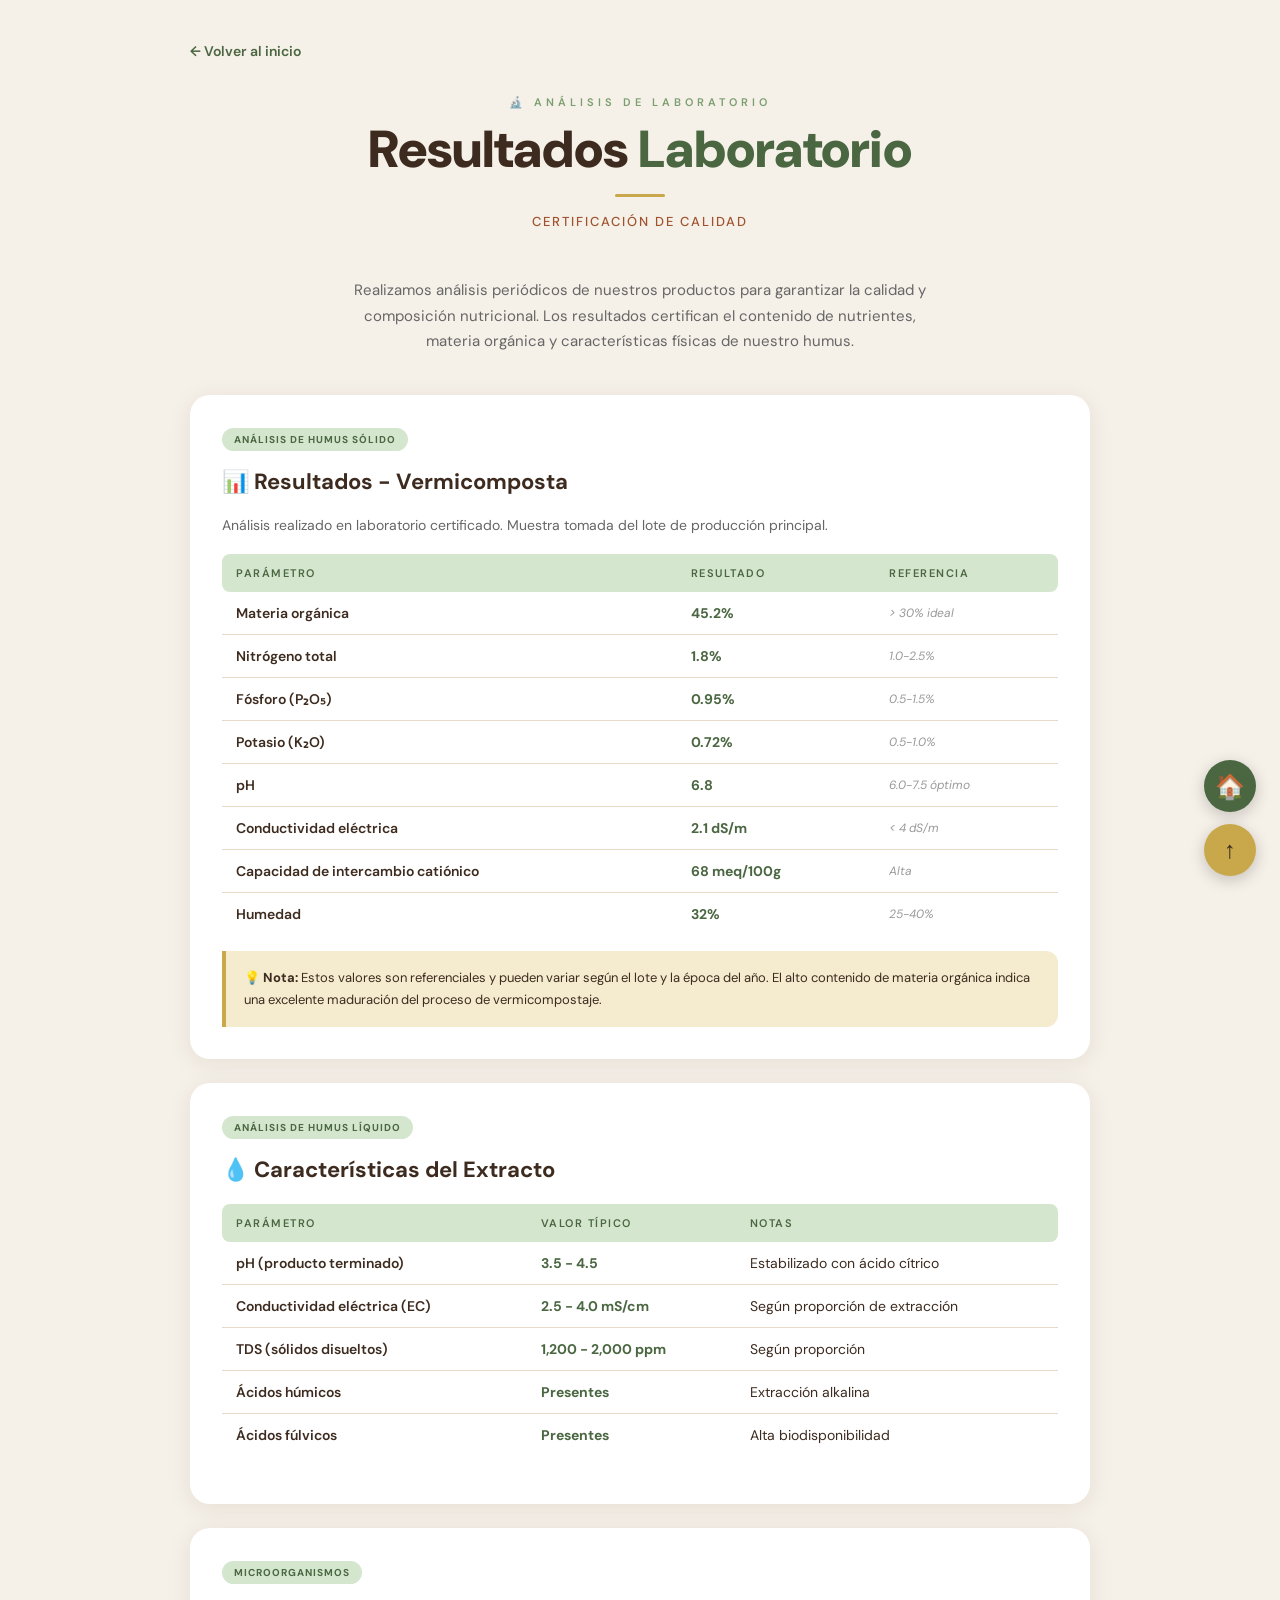
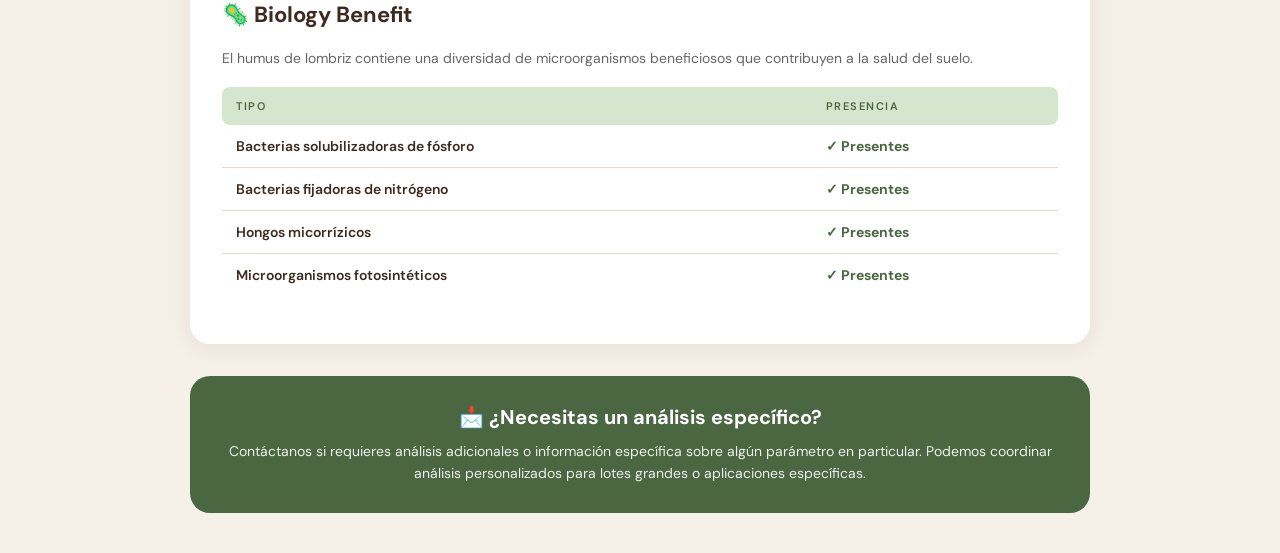
<file: analisis.html>
<!DOCTYPE html>
<html lang="es">
<head>
  <meta charset="UTF-8">
  <meta name="viewport" content="width=device-width, initial-scale=1.0">
  <title>Análisis de Laboratorio - Lombricultura Edén | Certificación de Calidad</title>
  <meta name="description" content="Resultados de análisis de laboratorio de nuestro humus de lombriz. Certificación de materia orgánica, nutrientes y calidad.">
  <meta name="keywords" content="análisis laboratorio, certificación, calidad, materia orgánica, nutrientes, TDS, pH">
  <meta name="author" content="Lombricultura Edén">
  <meta name="robots" content="index, follow">
  <link rel="canonical" href="https://lombriculturaeden.github.io/analisis.html">
  <meta property="og:title" content="Análisis de Laboratorio - Lombricultura Edén">
  <meta property="og:description" content="Resultados de análisis de laboratorio de nuestro humus de lombriz.">
  <meta property="og:type" content="website">
  <meta property="og:url" content="https://lombriculturaeden.github.io/analisis.html">
  <link href="https://fonts.googleapis.com/css2?family=DM+Sans:wght@300;400;500;600;700&display=swap" rel="stylesheet">
  <link rel="stylesheet" href="styles.css">
  <style>
    :root {
      --earth: #3d2b1f;
      --moss: #4a6741;
      --sage: #7a9e6e;
      --cream: #f5f0e8;
      --warm: #e8dcc8;
      --gold: #c9a84c;
      --rust: #a0522d;
      --light-moss: #d4e6ce;
    }

    * { margin: 0; padding: 0; box-sizing: border-box; }

    body {
      font-family: 'DM Sans', sans-serif;
      background: var(--cream);
      color: var(--earth);
      padding: 40px 20px;
    }

    .page { max-width: 900px; margin: 0 auto; }

    .back-link {
      display: inline-flex;
      align-items: center;
      gap: 8px;
      color: var(--moss);
      font-weight: 600;
      margin-bottom: 30px;
      font-size: 14px;
    }

    .header { text-align: center; margin-bottom: 48px; }

    .brand-tag {
      display: inline-block;
      font-size: 11px;
      font-weight: 600;
      letter-spacing: 4px;
      text-transform: uppercase;
      color: var(--sage);
      margin-bottom: 12px;
    }

    .header h1 {
      font-family: 'DM Sans', sans-serif;
      font-size: clamp(32px, 6vw, 52px);
      font-weight: 900;
      color: var(--earth);
      line-height: 1.1;
      margin-bottom: 10px;
    }

    .header h1 span { color: var(--moss); }

    .divider {
      width: 50px; height: 3px;
      background: var(--gold);
      margin: 16px auto;
      border-radius: 2px;
    }

    .header-sub {
      font-size: 13px;
      color: var(--rust);
      letter-spacing: 2px;
      text-transform: uppercase;
      font-weight: 500;
    }

    .intro-text {
      text-align: center;
      font-size: 15px;
      color: #666;
      line-height: 1.7;
      margin-bottom: 40px;
      max-width: 600px;
      margin-left: auto;
      margin-right: auto;
    }

    .lab-card {
      background: white;
      border-radius: 20px;
      padding: 32px;
      margin-bottom: 24px;
      box-shadow: 0 4px 24px rgba(61,43,31,0.08);
    }

    .lab-card h2 {
      font-family: 'DM Sans', sans-serif;
      font-size: 22px;
      margin-bottom: 20px;
      color: var(--earth);
    }

    .lab-badge {
      display: inline-block;
      background: var(--light-moss);
      color: var(--moss);
      font-size: 10px;
      font-weight: 700;
      letter-spacing: 1px;
      text-transform: uppercase;
      padding: 5px 12px;
      border-radius: 20px;
      margin-bottom: 16px;
    }

    .lab-table {
      width: 100%;
      border-collapse: collapse;
      margin-bottom: 16px;
    }

    .lab-table th {
      background: var(--light-moss);
      color: var(--moss);
      font-size: 11px;
      letter-spacing: 1.5px;
      text-transform: uppercase;
      padding: 12px 14px;
      text-align: left;
      font-weight: 600;
    }

    .lab-table th:first-child { border-radius: 8px 0 0 8px; }
    .lab-table th:last-child { border-radius: 0 8px 8px 0; }

    .lab-table td {
      padding: 12px 14px;
      font-size: 14px;
      border-bottom: 1px solid var(--warm);
      color: var(--earth);
    }

    .lab-table tr:last-child td { border-bottom: none; }

    .lab-table td:first-child { font-weight: 600; }

    .lab-table .value { 
      font-family: 'DM Sans', sans-serif;
      font-weight: 700;
      color: var(--moss);
    }

    .lab-table .note {
      font-size: 12px;
      color: #999;
      font-style: italic;
    }

    .info-box {
      background: var(--light-gold);
      border-left: 4px solid var(--gold);
      border-radius: 0 12px 12px 0;
      padding: 16px 18px;
      margin-top: 16px;
      font-size: 13px;
      color: var(--earth);
      line-height: 1.7;
    }

    .coming-soon {
      text-align: center;
      padding: 60px 20px;
      background: white;
      border-radius: 20px;
      box-shadow: 0 4px 24px rgba(61,43,31,0.08);
    }

    .coming-soon .icon {
      font-size: 64px;
      margin-bottom: 20px;
    }

    .coming-soon h2 {
      font-family: 'DM Sans', sans-serif;
      font-size: 24px;
      color: var(--earth);
      margin-bottom: 10px;
    }

    .coming-soon p {
      color: #888;
      font-size: 14px;
    }

    .contact-box {
      background: var(--moss);
      color: white;
      border-radius: 20px;
      padding: 28px 32px;
      margin-top: 32px;
      text-align: center;
    }

    .contact-box h3 {
      font-family: 'DM Sans', sans-serif;
      font-size: 20px;
      margin-bottom: 10px;
    }

    .contact-box p {
      font-size: 14px;
      opacity: 0.9;
      line-height: 1.6;
    }
  </style>
</head>
<body>
  <div class="page">
    <a href="index.html" class="back-link">← Volver al inicio</a>

    <div class="header">
      <span class="brand-tag">🔬 Análisis de Laboratorio</span>
      <h1>Resultados <span>Laboratorio</span></h1>
      <div class="divider"></div>
      <div class="header-sub">Certificación de calidad</div>
    </div>

    <p class="intro-text">
      Realizamos análisis periódicos de nuestros productos para garantizar la calidad y composición nutricional. 
      Los resultados certifican el contenido de nutrientes, materia orgánica y características físicas de nuestro humus.
    </p>

    <div class="lab-card">
      <div class="lab-badge">Análisis de Humus Sólido</div>
      <h2>📊 Resultados - Vermicomposta</h2>
      <p style="margin-bottom: 20px; color: #666; font-size: 14px;">
        Análisis realizado en laboratorio certificado. Muestra tomada del lote de producción principal.
      </p>
      <table class="lab-table">
        <thead>
          <tr>
            <th>Parámetro</th>
            <th>Resultado</th>
            <th>Referencia</th>
          </tr>
        </thead>
        <tbody>
          <tr>
            <td>Materia orgánica</td>
            <td class="value">45.2%</td>
            <td class="note">> 30% ideal</td>
          </tr>
          <tr>
            <td>Nitrógeno total</td>
            <td class="value">1.8%</td>
            <td class="note">1.0-2.5%</td>
          </tr>
          <tr>
            <td>Fósforo (P₂O₅)</td>
            <td class="value">0.95%</td>
            <td class="note">0.5-1.5%</td>
          </tr>
          <tr>
            <td>Potasio (K₂O)</td>
            <td class="value">0.72%</td>
            <td class="note">0.5-1.0%</td>
          </tr>
          <tr>
            <td>pH</td>
            <td class="value">6.8</td>
            <td class="note">6.0-7.5 óptimo</td>
          </tr>
          <tr>
            <td>Conductividad eléctrica</td>
            <td class="value">2.1 dS/m</td>
            <td class="note">< 4 dS/m</td>
          </tr>
          <tr>
            <td>Capacidad de intercambio catiónico</td>
            <td class="value">68 meq/100g</td>
            <td class="note">Alta</td>
          </tr>
          <tr>
            <td>Humedad</td>
            <td class="value">32%</td>
            <td class="note">25-40%</td>
          </tr>
        </tbody>
      </table>
      <div class="info-box">
        <strong>💡 Nota:</strong> Estos valores son referenciales y pueden variar según el lote y la época del año. 
        El alto contenido de materia orgánica indica una excelente maduración del proceso de vermicompostaje.
      </div>
    </div>

    <div class="lab-card">
      <div class="lab-badge">Análisis de Humus Líquido</div>
      <h2>💧 Características del Extracto</h2>
      <table class="lab-table">
        <thead>
          <tr>
            <th>Parámetro</th>
            <th>Valor típico</th>
            <th>Notas</th>
          </tr>
        </thead>
        <tbody>
          <tr>
            <td>pH (producto terminado)</td>
            <td class="value">3.5 - 4.5</td>
            <td>Estabilizado con ácido cítrico</td>
          </tr>
          <tr>
            <td>Conductividad eléctrica (EC)</td>
            <td class="value">2.5 - 4.0 mS/cm</td>
            <td>Según proporción de extracción</td>
          </tr>
          <tr>
            <td>TDS (sólidos disueltos)</td>
            <td class="value">1,200 - 2,000 ppm</td>
            <td>Según proporción</td>
          </tr>
          <tr>
            <td>Ácidos húmicos</td>
            <td class="value">Presentes</td>
            <td>Extracción alkalina</td>
          </tr>
          <tr>
            <td>Ácidos fúlvicos</td>
            <td class="value">Presentes</td>
            <td>Alta biodisponibilidad</td>
          </tr>
        </tbody>
      </table>
    </div>

    <div class="lab-card">
      <div class="lab-badge">Microorganismos</div>
      <h2>🦠 Biology Benefit</h2>
      <p style="margin-bottom: 20px; color: #666; font-size: 14px;">
        El humus de lombriz contiene una diversidad de microorganismos beneficiosos que contribuyen a la salud del suelo.
      </p>
      <table class="lab-table">
        <thead>
          <tr>
            <th>Tipo</th>
            <th>Presencia</th>
          </tr>
        </thead>
        <tbody>
          <tr><td>Bacterias solubilizadoras de fósforo</td><td class="value">✓ Presentes</td></tr>
          <tr><td>Bacterias fijadoras de nitrógeno</td><td class="value">✓ Presentes</td></tr>
          <tr><td>Hongos micorrízicos</td><td class="value">✓ Presentes</td></tr>
          <tr><td>Microorganismos fotosintéticos</td><td class="value">✓ Presentes</td></tr>
        </tbody>
      </table>
    </div>

    <div class="contact-box">
      <h3>📩 ¿Necesitas un análisis específico?</h3>
      <p>
        Contáctanos si requieres análisis adicionales o información específica sobre algún parámetro en particular.
        Podemos coordinar análisis personalizados para lotes grandes o aplicaciones específicas.
      </p>
    </div>
  </div>

  <div class="floating-buttons">
    <a href="index.html" class="floating-btn home-btn" title="Ir al inicio">🏠</a>
    <button class="floating-btn up-btn" onclick="window.scrollTo({top: 0, behavior: 'smooth'})" title="Subir">↑</button>
  </div>
</body>
</html>
</file>
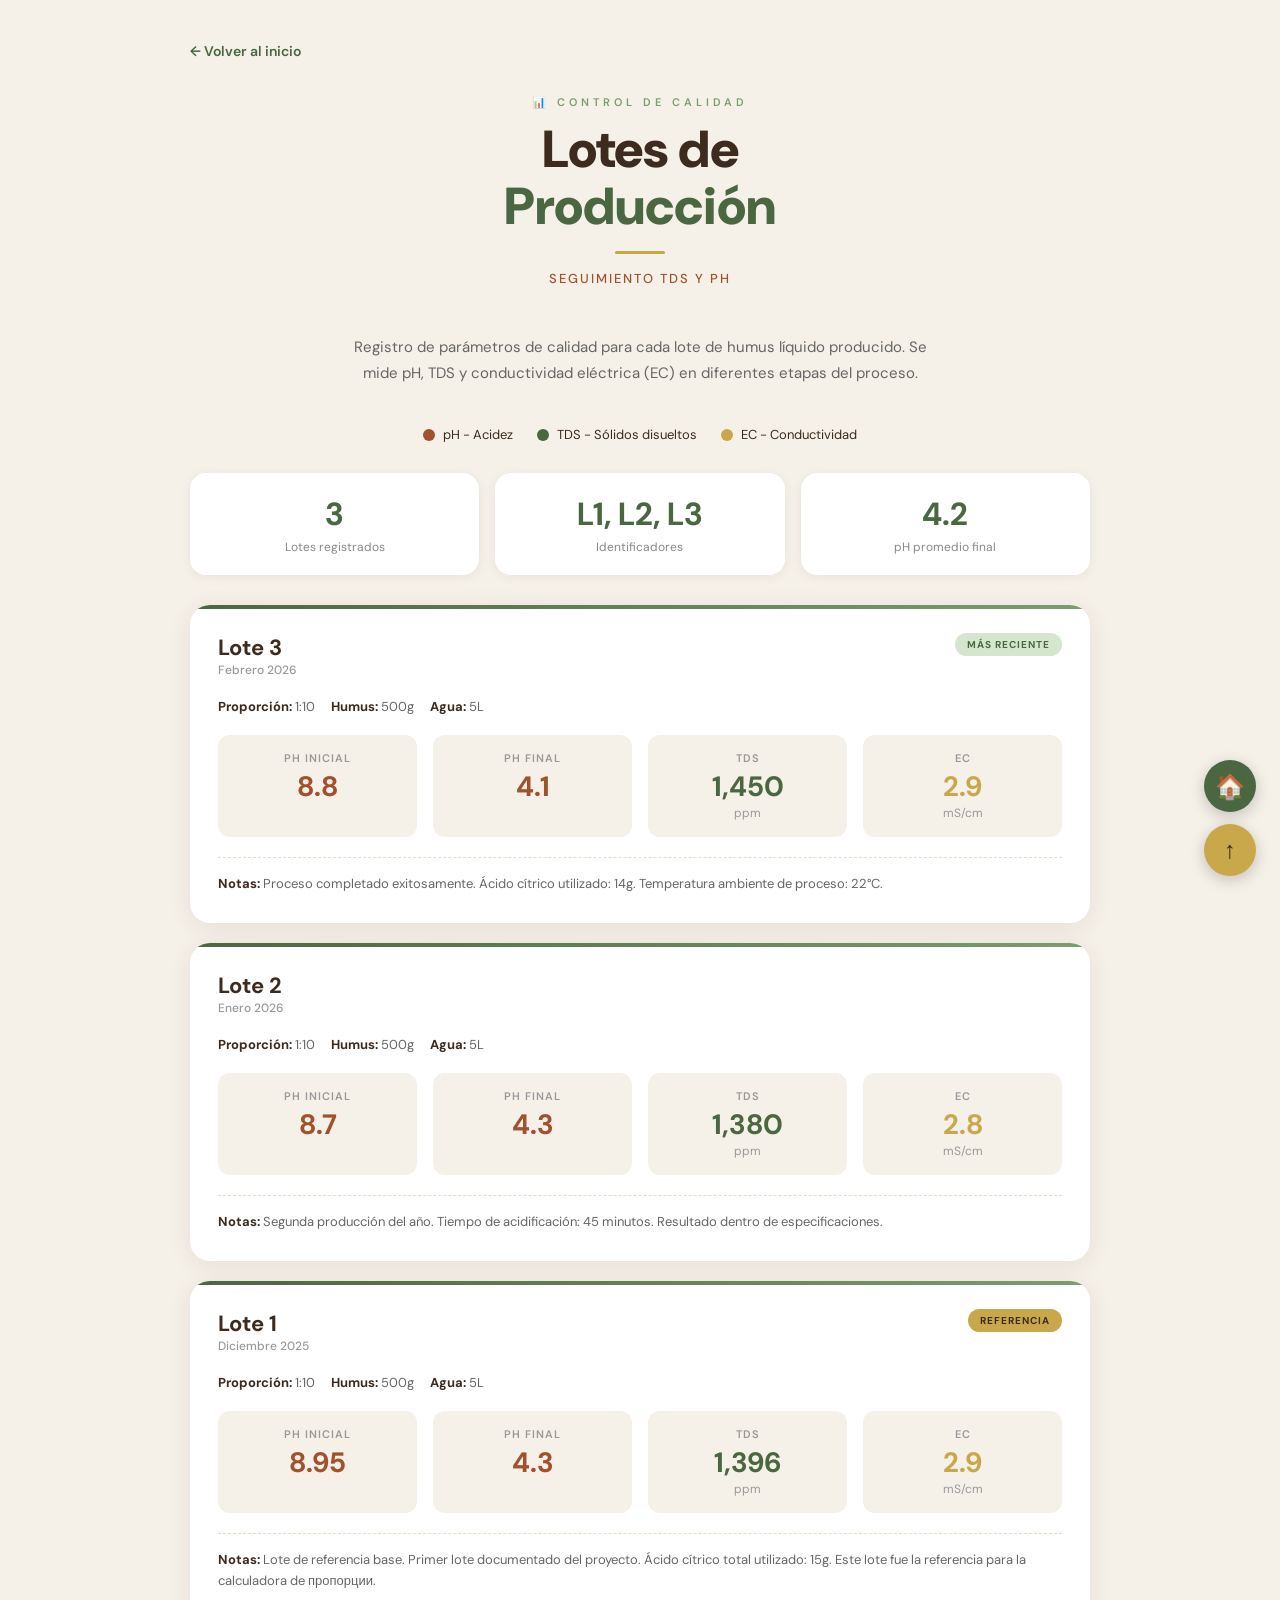
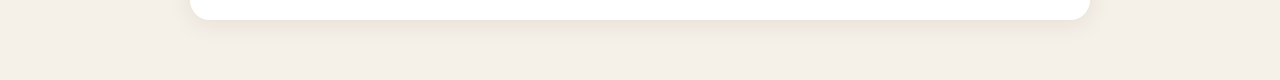
<file: lotes.html>
<!DOCTYPE html>
<html lang="es">
<head>
  <meta charset="UTF-8">
  <meta name="viewport" content="width=device-width, initial-scale=1.0">
  <title>Lotes de Producción - Lombricultura Edén | Control de Calidad TDS y pH</title>
  <meta name="description" content="Seguimiento de lotes de producción de humus líquido. Registros de pH, TDS y conductividad eléctrica de cada lote.">
  <meta name="keywords" content="lotes, producción, control calidad, TDS, pH, EC, seguimiento">
  <meta name="author" content="Lombricultura Edén">
  <meta name="robots" content="index, follow">
  <link rel="canonical" href="https://lombriculturaeden.github.io/lotes.html">
  <meta property="og:title" content="Lotes de Producción - Lombricultura Edén">
  <meta property="og:description" content="Seguimiento de lotes de producción de humus líquido.">
  <meta property="og:type" content="website">
  <meta property="og:url" content="https://lombriculturaeden.github.io/lotes.html">
  <link href="https://fonts.googleapis.com/css2?family=DM+Sans:wght@300;400;500;600;700&display=swap" rel="stylesheet">
  <link rel="stylesheet" href="styles.css">
  <style>
    :root {
      --earth: #3d2b1f;
      --moss: #4a6741;
      --sage: #7a9e6e;
      --cream: #f5f0e8;
      --warm: #e8dcc8;
      --gold: #c9a84c;
      --rust: #a0522d;
      --light-moss: #d4e6ce;
    }

    * { margin: 0; padding: 0; box-sizing: border-box; }

    body {
      font-family: 'DM Sans', sans-serif;
      background: var(--cream);
      color: var(--earth);
      padding: 40px 20px;
    }

    .page { max-width: 900px; margin: 0 auto; }

    .back-link {
      display: inline-flex;
      align-items: center;
      gap: 8px;
      color: var(--moss);
      font-weight: 600;
      margin-bottom: 30px;
      font-size: 14px;
    }

    .header { text-align: center; margin-bottom: 48px; }

    .brand-tag {
      display: inline-block;
      font-size: 11px;
      font-weight: 600;
      letter-spacing: 4px;
      text-transform: uppercase;
      color: var(--sage);
      margin-bottom: 12px;
    }

    .header h1 {
      font-family: 'DM Sans', sans-serif;
      font-size: clamp(32px, 6vw, 52px);
      font-weight: 900;
      color: var(--earth);
      line-height: 1.1;
      margin-bottom: 10px;
    }

    .header h1 span { color: var(--moss); }

    .divider {
      width: 50px; height: 3px;
      background: var(--gold);
      margin: 16px auto;
      border-radius: 2px;
    }

    .header-sub {
      font-size: 13px;
      color: var(--rust);
      letter-spacing: 2px;
      text-transform: uppercase;
      font-weight: 500;
    }

    .intro-text {
      text-align: center;
      font-size: 15px;
      color: #666;
      line-height: 1.7;
      margin-bottom: 40px;
      max-width: 600px;
      margin-left: auto;
      margin-right: auto;
    }

    .legend {
      display: flex;
      justify-content: center;
      gap: 24px;
      margin-bottom: 30px;
      flex-wrap: wrap;
    }

    .legend-item {
      display: flex;
      align-items: center;
      gap: 8px;
      font-size: 13px;
    }

    .legend-dot {
      width: 12px;
      height: 12px;
      border-radius: 50%;
    }

    .legend-dot.ph { background: var(--rust); }
    .legend-dot.tds { background: var(--moss); }
    .legend-dot.ec { background: var(--gold); }

    .batch-card {
      background: white;
      border-radius: 20px;
      padding: 28px;
      margin-bottom: 20px;
      box-shadow: 0 4px 24px rgba(61,43,31,0.08);
      position: relative;
      overflow: hidden;
    }

    .batch-card::before {
      content: '';
      position: absolute;
      top: 0;
      left: 0;
      right: 0;
      height: 4px;
      background: linear-gradient(90deg, var(--moss), var(--sage));
    }

    .batch-header {
      display: flex;
      justify-content: space-between;
      align-items: flex-start;
      margin-bottom: 20px;
      flex-wrap: wrap;
      gap: 12px;
    }

    .batch-title {
      font-family: 'DM Sans', sans-serif;
      font-size: 22px;
      font-weight: 700;
      color: var(--earth);
    }

    .batch-date {
      font-size: 12px;
      color: #999;
      font-weight: 500;
    }

    .batch-badge {
      display: inline-block;
      background: var(--light-moss);
      color: var(--moss);
      font-size: 10px;
      font-weight: 700;
      letter-spacing: 1px;
      text-transform: uppercase;
      padding: 5px 12px;
      border-radius: 20px;
    }

    .batch-meta {
      display: flex;
      gap: 16px;
      margin-bottom: 20px;
      flex-wrap: wrap;
    }

    .meta-item {
      font-size: 13px;
      color: #666;
    }

    .meta-item strong {
      color: var(--earth);
    }

    .metrics-grid {
      display: grid;
      grid-template-columns: repeat(auto-fit, minmax(140px, 1fr));
      gap: 16px;
    }

    .metric-box {
      background: var(--cream);
      border-radius: 12px;
      padding: 16px;
      text-align: center;
    }

    .metric-label {
      font-size: 11px;
      font-weight: 600;
      letter-spacing: 1px;
      text-transform: uppercase;
      color: #999;
      margin-bottom: 8px;
    }

    .metric-value {
      font-family: 'DM Sans', sans-serif;
      font-size: 28px;
      font-weight: 700;
      line-height: 1;
    }

    .metric-value.ph { color: var(--rust); }
    .metric-value.tds { color: var(--moss); }
    .metric-value.ec { color: var(--gold); }

    .metric-unit {
      font-family: 'DM Sans', sans-serif;
      font-size: 12px;
      color: #999;
      margin-top: 4px;
    }

    .batch-notes {
      margin-top: 20px;
      padding-top: 16px;
      border-top: 1px dashed var(--warm);
      font-size: 13px;
      color: #666;
      line-height: 1.6;
    }

    .batch-notes strong {
      color: var(--earth);
    }

    .empty-state {
      text-align: center;
      padding: 60px 20px;
      background: white;
      border-radius: 20px;
      box-shadow: 0 4px 24px rgba(61,43,31,0.08);
    }

    .empty-state .icon {
      font-size: 64px;
      margin-bottom: 20px;
    }

    .empty-state h2 {
      font-family: 'DM Sans', sans-serif;
      font-size: 24px;
      color: var(--earth);
      margin-bottom: 10px;
    }

    .empty-state p {
      color: #888;
      font-size: 14px;
    }

    .stats-row {
      display: grid;
      grid-template-columns: repeat(auto-fit, minmax(200px, 1fr));
      gap: 16px;
      margin-bottom: 30px;
    }

    .stat-card {
      background: white;
      border-radius: 16px;
      padding: 20px;
      text-align: center;
      box-shadow: 0 2px 12px rgba(61,43,31,0.06);
    }

    .stat-value {
      font-family: 'DM Sans', sans-serif;
      font-size: 32px;
      font-weight: 700;
      color: var(--moss);
    }

    .stat-label {
      font-size: 12px;
      color: #888;
      margin-top: 4px;
    }
  </style>
</head>
<body>
  <div class="page">
    <a href="index.html" class="back-link">← Volver al inicio</a>

    <div class="header">
      <span class="brand-tag">📊 Control de Calidad</span>
      <h1>Lotes de<br><span>Producción</span></h1>
      <div class="divider"></div>
      <div class="header-sub">Seguimiento TDS y pH</div>
    </div>

    <p class="intro-text">
      Registro de parámetros de calidad para cada lote de humus líquido producido. 
      Se mide pH, TDS y conductividad eléctrica (EC) en diferentes etapas del proceso.
    </p>

    <div class="legend">
      <div class="legend-item">
        <div class="legend-dot ph"></div>
        <span>pH - Acidez</span>
      </div>
      <div class="legend-item">
        <div class="legend-dot tds"></div>
        <span>TDS - Sólidos disueltos</span>
      </div>
      <div class="legend-item">
        <div class="legend-dot ec"></div>
        <span>EC - Conductividad</span>
      </div>
    </div>

    <div class="stats-row">
      <div class="stat-card">
        <div class="stat-value">3</div>
        <div class="stat-label">Lotes registrados</div>
      </div>
      <div class="stat-card">
        <div class="stat-value">L1, L2, L3</div>
        <div class="stat-label">Identificadores</div>
      </div>
      <div class="stat-card">
        <div class="stat-value">4.2</div>
        <div class="stat-label">pH promedio final</div>
      </div>
    </div>

    <div class="batch-card">
      <div class="batch-header">
        <div>
          <div class="batch-title">Lote 3</div>
          <div class="batch-date">Febrero 2026</div>
        </div>
        <span class="batch-badge">Más reciente</span>
      </div>
      <div class="batch-meta">
        <div class="meta-item"><strong>Proporción:</strong> 1:10</div>
        <div class="meta-item"><strong>Humus:</strong> 500g</div>
        <div class="meta-item"><strong>Agua:</strong> 5L</div>
      </div>
      <div class="metrics-grid">
        <div class="metric-box">
          <div class="metric-label">pH inicial</div>
          <div class="metric-value ph">8.8</div>
        </div>
        <div class="metric-box">
          <div class="metric-label">pH final</div>
          <div class="metric-value ph">4.1</div>
        </div>
        <div class="metric-box">
          <div class="metric-label">TDS</div>
          <div class="metric-value tds">1,450</div>
          <div class="metric-unit">ppm</div>
        </div>
        <div class="metric-box">
          <div class="metric-label">EC</div>
          <div class="metric-value ec">2.9</div>
          <div class="metric-unit">mS/cm</div>
        </div>
      </div>
      <div class="batch-notes">
        <strong>Notas:</strong> Proceso completado exitosamente. Ácido cítrico utilizado: 14g. 
        Temperatura ambiente de proceso: 22°C.
      </div>
    </div>

    <div class="batch-card">
      <div class="batch-header">
        <div>
          <div class="batch-title">Lote 2</div>
          <div class="batch-date">Enero 2026</div>
        </div>
      </div>
      <div class="batch-meta">
        <div class="meta-item"><strong>Proporción:</strong> 1:10</div>
        <div class="meta-item"><strong>Humus:</strong> 500g</div>
        <div class="meta-item"><strong>Agua:</strong> 5L</div>
      </div>
      <div class="metrics-grid">
        <div class="metric-box">
          <div class="metric-label">pH inicial</div>
          <div class="metric-value ph">8.7</div>
        </div>
        <div class="metric-box">
          <div class="metric-label">pH final</div>
          <div class="metric-value ph">4.3</div>
        </div>
        <div class="metric-box">
          <div class="metric-label">TDS</div>
          <div class="metric-value tds">1,380</div>
          <div class="metric-unit">ppm</div>
        </div>
        <div class="metric-box">
          <div class="metric-label">EC</div>
          <div class="metric-value ec">2.8</div>
          <div class="metric-unit">mS/cm</div>
        </div>
      </div>
      <div class="batch-notes">
        <strong>Notas:</strong> Segunda producción del año. Tiempo de acidificación: 45 minutos. 
        Resultado dentro de especificaciones.
      </div>
    </div>

    <div class="batch-card">
      <div class="batch-header">
        <div>
          <div class="batch-title">Lote 1</div>
          <div class="batch-date">Diciembre 2025</div>
        </div>
        <span class="batch-badge" style="background: var(--gold); color: var(--earth);">Referencia</span>
      </div>
      <div class="batch-meta">
        <div class="meta-item"><strong>Proporción:</strong> 1:10</div>
        <div class="meta-item"><strong>Humus:</strong> 500g</div>
        <div class="meta-item"><strong>Agua:</strong> 5L</div>
      </div>
      <div class="metrics-grid">
        <div class="metric-box">
          <div class="metric-label">pH inicial</div>
          <div class="metric-value ph">8.95</div>
        </div>
        <div class="metric-box">
          <div class="metric-label">pH final</div>
          <div class="metric-value ph">4.3</div>
        </div>
        <div class="metric-box">
          <div class="metric-label">TDS</div>
          <div class="metric-value tds">1,396</div>
          <div class="metric-unit">ppm</div>
        </div>
        <div class="metric-box">
          <div class="metric-label">EC</div>
          <div class="metric-value ec">2.9</div>
          <div class="metric-unit">mS/cm</div>
        </div>
      </div>
      <div class="batch-notes">
        <strong>Notas:</strong> Lote de referencia base. Primer lote documentado del proyecto. 
        Ácido cítrico total utilizado: 15g. Este lote fue la referencia para la calculadora de пропорции.
      </div>
    </div>

  </div>

  <div class="floating-buttons">
    <a href="index.html" class="floating-btn home-btn" title="Ir al inicio">🏠</a>
    <button class="floating-btn up-btn" onclick="window.scrollTo({top: 0, behavior: 'smooth'})" title="Subir">↑</button>
  </div>
</body>
</html>
</file>
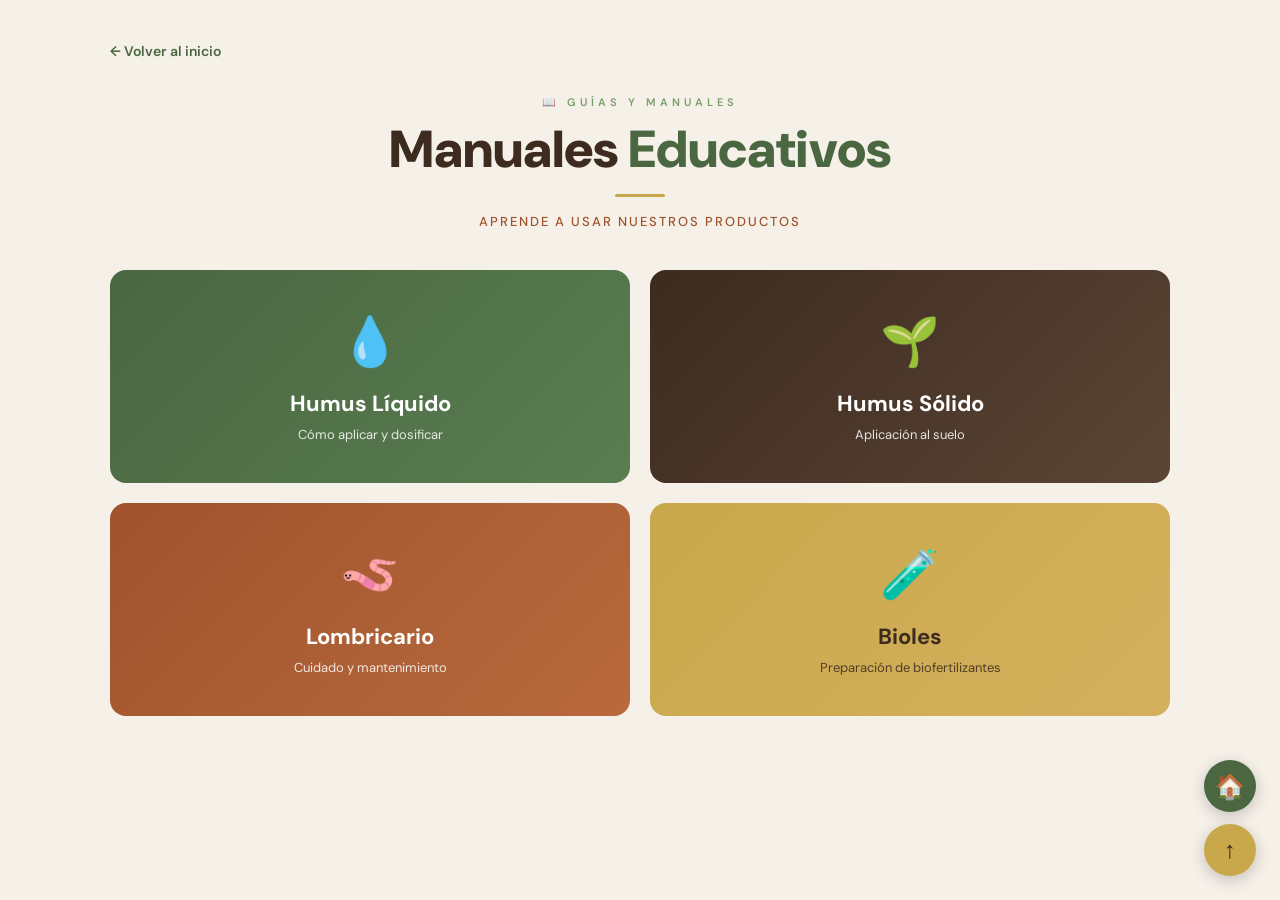
<file: manuales.html>
<!DOCTYPE html>
<html lang="es">
<head>
  <meta charset="UTF-8">
  <meta name="viewport" content="width=device-width, initial-scale=1.0">
  <title>Manuales y Guías - Lombricultura Edén | Cómo Aplicar Humus</title>
  <meta name="description" content="Guías completas sobre cómo aplicar humus líquido y sólido, cuidados del lombricario y preparación de bioles. Aprende a usar nuestros productos correctamente.">
  <meta name="keywords" content="manuales, guías, aplicación humus, cómo aplicar, lombricario, bioles, cuidados">
  <meta name="author" content="Lombricultura Edén">
  <meta name="robots" content="index, follow">
  <link rel="canonical" href="https://lombriculturaeden.github.io/manuales.html">
  <meta property="og:title" content="Manuales y Guías - Lombricultura Edén">
  <meta property="og:description" content="Aprende a usar el humus de lombriz correctamente con nuestras guías.">
  <meta property="og:type" content="website">
  <meta property="og:url" content="https://lombriculturaeden.github.io/manuales.html">
  <link href="https://fonts.googleapis.com/css2?family=DM+Sans:wght@300;400;500;600;700&display=swap" rel="stylesheet">
  <link rel="stylesheet" href="styles.css">
  <style>
    :root {
      --earth: #3d2b1f;
      --moss: #4a6741;
      --sage: #7a9e6e;
      --cream: #f5f0e8;
      --warm: #e8dcc8;
      --gold: #c9a84c;
      --rust: #a0522d;
      --light-moss: #d4e6ce;
      --light-gold: #f5ecd0;
    }

    * { margin: 0; padding: 0; box-sizing: border-box; }

    body {
      font-family: 'DM Sans', sans-serif;
      background: var(--cream);
      color: var(--earth);
      min-height: 100vh;
    }

    .page { max-width: 1100px; margin: 0 auto; padding: 40px 20px; }

    .back-link {
      display: inline-flex;
      align-items: center;
      gap: 8px;
      color: var(--moss);
      font-weight: 600;
      margin-bottom: 30px;
      font-size: 14px;
    }

    .header { text-align: center; margin-bottom: 40px; }

    .brand-tag {
      display: inline-block;
      font-size: 11px;
      font-weight: 600;
      letter-spacing: 4px;
      text-transform: uppercase;
      color: var(--sage);
      margin-bottom: 12px;
    }

    .header h1 {
      font-size: clamp(32px, 6vw, 52px);
      font-weight: 900;
      color: var(--earth);
      line-height: 1.1;
      margin-bottom: 10px;
    }

    .header h1 span { color: var(--moss); }

    .divider {
      width: 50px; height: 3px;
      background: var(--gold);
      margin: 16px auto;
      border-radius: 2px;
    }

    .header-sub {
      font-size: 13px;
      color: var(--rust);
      letter-spacing: 2px;
      text-transform: uppercase;
      font-weight: 500;
    }

    .manuals-grid {
      display: grid;
      grid-template-columns: repeat(2, 1fr);
      gap: 20px;
    }

    .manual-box {
      display: flex;
      flex-direction: column;
      align-items: center;
      justify-content: center;
      text-align: center;
      padding: 40px 24px;
      border-radius: 16px;
      transition: all 0.3s ease;
      cursor: pointer;
      position: relative;
      overflow: hidden;
      min-height: 200px;
    }

    .manual-box::before {
      content: '';
      position: absolute;
      inset: 0;
      opacity: 0;
      transition: opacity 0.3s ease;
    }

    .manual-box:hover::before {
      opacity: 1;
    }

    .manual-box:hover {
      transform: scale(1.02);
      box-shadow: 0 12px 40px rgba(61,43,31,0.2);
    }

    .manual-box .icon {
      font-size: 48px;
      margin-bottom: 16px;
      position: relative;
      z-index: 1;
    }

    .manual-box .title {
      font-size: 22px;
      font-weight: 700;
      margin-bottom: 8px;
      position: relative;
      z-index: 1;
    }

    .manual-box .desc {
      font-size: 13px;
      opacity: 0.85;
      position: relative;
      z-index: 1;
      max-width: 220px;
    }

    .manual-content {
      display: none;
      background: white;
      border-radius: 20px;
      padding: 32px;
      margin-top: 30px;
      box-shadow: 0 4px 24px rgba(61,43,31,0.08);
    }

    .manual-content.active {
      display: block;
    }

    .manual-content h2 {
      font-size: 24px;
      font-weight: 700;
      margin-bottom: 20px;
      color: var(--moss);
    }

    .manual-content h3 {
      font-size: 18px;
      font-weight: 600;
      margin: 24px 0 12px;
      color: var(--earth);
    }

    .manual-content p {
      font-size: 15px;
      line-height: 1.7;
      color: #555;
      margin-bottom: 16px;
    }

    .manual-content ul {
      margin-left: 20px;
      margin-bottom: 16px;
    }

    .manual-content li {
      font-size: 14px;
      line-height: 1.8;
      color: #555;
    }

    .manual-content .step {
      display: flex;
      gap: 16px;
      margin-bottom: 20px;
      background: var(--cream);
      border-radius: 12px;
      padding: 20px;
    }

    .manual-content .step-num {
      width: 36px;
      height: 36px;
      background: var(--moss);
      color: white;
      border-radius: 50%;
      display: flex;
      align-items: center;
      justify-content: center;
      font-weight: 700;
      flex-shrink: 0;
    }

    .manual-content .step-content {
      flex: 1;
    }

    .manual-content .step-title {
      font-weight: 600;
      font-size: 16px;
      margin-bottom: 6px;
    }

    .manual-content .step-desc {
      font-size: 14px;
      color: #666;
      line-height: 1.6;
    }

    .manual-content .tip-box {
      background: var(--light-gold);
      border-left: 4px solid var(--gold);
      padding: 16px;
      border-radius: 0 12px 12px 0;
      margin: 20px 0;
    }

    .manual-content .tip-box strong {
      color: var(--rust);
    }

    .manual-content .warning-box {
      background: #fff8f0;
      border-left: 4px solid var(--rust);
      padding: 16px;
      border-radius: 0 12px 12px 0;
      margin: 20px 0;
    }

    .box-liquido {
      background: linear-gradient(135deg, var(--moss) 0%, #5a7d51 100%);
      color: white;
    }
    .box-liquido::before {
      background: linear-gradient(135deg, rgba(255,255,255,0.15) 0%, transparent 100%);
    }

    .box-solido {
      background: linear-gradient(135deg, var(--earth) 0%, #5a4535 100%);
      color: white;
    }
    .box-solido::before {
      background: linear-gradient(135deg, rgba(255,255,255,0.15) 0%, transparent 100%);
    }

    .box-lombricario {
      background: linear-gradient(135deg, var(--rust) 0%, #b86a3d 100%);
      color: white;
    }
    .box-lombricario::before {
      background: linear-gradient(135deg, rgba(255,255,255,0.15) 0%, transparent 100%);
    }

    .box-bioles {
      background: linear-gradient(135deg, var(--gold) 0%, #d4b05c 100%);
      color: var(--earth);
    }
    .box-bioles::before {
      background: linear-gradient(135deg, rgba(255,255,255,0.2) 0%, transparent 100%);
    }

    @media (max-width: 600px) {
      .manuals-grid {
        grid-template-columns: 1fr;
      }
      .manual-box {
        min-height: 160px;
      }
    }
  </style>
</head>
<body>
  <div class="page">
    <a href="index.html" class="back-link">← Volver al inicio</a>

    <div class="header">
      <span class="brand-tag">📖 Guías y Manuales</span>
      <h1>Manuales <span>Educativos</span></h1>
      <div class="divider"></div>
      <div class="header-sub">Aprende a usar nuestros productos</div>
    </div>

    <div class="manuals-grid">
      <div class="manual-box box-liquido" onclick="showManual('liquido')">
        <span class="icon">💧</span>
        <span class="title">Humus Líquido</span>
        <span class="desc">Cómo aplicar y dosificar</span>
      </div>
      <div class="manual-box box-solido" onclick="showManual('solido')">
        <span class="icon">🌱</span>
        <span class="title">Humus Sólido</span>
        <span class="desc">Aplicación al suelo</span>
      </div>
      <div class="manual-box box-lombricario" onclick="showManual('lombricario')">
        <span class="icon">🪱</span>
        <span class="title">Lombricario</span>
        <span class="desc">Cuidado y mantenimiento</span>
      </div>
      <div class="manual-box box-bioles" onclick="showManual('bioles')">
        <span class="icon">🧪</span>
        <span class="title">Bioles</span>
        <span class="desc">Preparación de biofertilizantes</span>
      </div>
    </div>

    <!-- Humus Líquido -->
    <div id="manual-liquido" class="manual-content">
      <h2>💧 Guía de Aplicación: Humus Líquido</h2>
      
      <p>El humus líquido es un extracto concentrado de vermicomposta que proporciona nutrientes de rápida asimilación para tus plantas. Es ideal para aplicación radicular y foliar.</p>

      <h3>📋 Preparación</h3>
      <div class="step">
        <div class="step-num">1</div>
        <div class="step-content">
          <div class="step-title">Dilución correcta</div>
          <div class="step-desc">Siempre diluye el humus líquido en agua antes de usar. La proporción estándar es <strong>1:10</strong> (1 parte de humus por 10 partes de agua). Para plantas jóvenes o sensibles, usa 1:15.</div>
        </div>
      </div>

      <div class="step">
        <div class="step-num">2</div>
        <div class="step-content">
          <div class="step-title">Agita antes de usar</div>
          <div class="step-desc">Es normal que se forme sedimento. Agita el envase vigorosamente antes de cada aplicación para redistribuir los ácidos húmicos y fúlvicos.</div>
        </div>
      </div>

      <h3>🌱 Métodos de Aplicación</h3>
      <ul>
        <li><strong>Riego por goteo:</strong> Añade la solución diluida al tanque de fertilización.完美 para huertos y invernaderos.</li>
        <li><strong>Riego manual:</strong> Aplica directamente al suelo alrededor de la planta, cubriendo toda la zona radicular.</li>
        <li><strong>Aplicación foliar:</strong> Rocía sobre las hojas con dilución 1:20. Hazlo por la mañana temprano o al atardecer.</li>
      </ul>

      <h3>📅 Frecuencia Recomendada</h3>
      <ul>
        <li><strong>Plantas en crecimiento:</strong> Cada 15 días</li>
        <li><strong>Plantas establecidas:</strong> Cada 30 días</li>
        <li><strong>Hortalizas:</strong> Cada 10-15 días</li>
        <li><strong>Flores:</strong> Cada 2 semanas durante floración</li>
      </ul>

      <div class="tip-box">
        <strong>💡 Consejo:</strong> Para mejores resultados, aplica cuando el suelo esté ligeramente húmedo. Esto favorece la absorción de nutrientes.
      </div>

      <h3>⚠️ Precauciones</h3>
      <ul>
        <li>No aplicar en horas de sol intenso</li>
        <li>No mezclar con pesticidas químicos</li>
        <li>Para plantas de interior, reducir la frecuencia en invierno</li>
      </ul>
    </div>

    <!-- Humus Sólido -->
    <div id="manual-solido" class="manual-content">
      <h2>🌱 Guía de Aplicación: Humus Sólido</h2>
      
      <p>El humus sólido (vermicomposta) es un abono granulado de liberación lenta que mejora la estructura del suelo y proporciona nutrientes gradualmente.</p>

      <h3>🌱 Aplicación por Tipo de Cultivo</h3>
      <div class="step">
        <div class="step-num">1</div>
        <div class="step-content">
          <div class="step-title">Trasplante y Siembra</div>
          <div class="step-desc">Mezcla 20-30% de humus con el sustrato antes de plantar. Para árboles y arbustos, agrega una capa en el fondo del hoyo de siembra.</div>
        </div>
      </div>

      <div class="step">
        <div class="step-num">2</div>
        <div class="step-content">
          <div class="step-title">Macetas y Contenedores</div>
          <div class="step-desc">Aplica 2-3 cm como capa superficial o mézclalo directamente con el sustrato. Repite cada 2-3 meses como mantenimiento.</div>
        </div>
      </div>

      <div class="step">
        <div class="step-num">3</div>
        <div class="step-content">
          <div class="step-title">Huertos y Jardines</div>
          <div class="step-desc">Esparce 2-4 kg por metro cuadrado e incorpora ligeramente con un rastrillo. Riega bien después de cada aplicación.</div>
        </div>
      </div>

      <div class="step">
        <div class="step-num">4</div>
        <div class="step-content">
          <div class="step-title">Césped y Pasto</div>
          <div class="step-desc">Aplica 1-2 kg por m² en cobertura superficial. Ideal antes de la siembra o sobre pasto establecido para mejorar enraizamiento.</div>
        </div>
      </div>

      <h3>📦 Almacenamiento</h3>
      <ul>
        <li><strong>Lugar seco y fresco:</strong> 6-12 meses de vida útil</li>
        <li><strong>Evitar humedad directa:</strong> No se apelmaza el producto</li>
        <li><strong>Envase cerrado:</strong> Preserva los microorganismos</li>
      </ul>

      <div class="tip-box">
        <strong>💡 Consejo:</strong> Si el humus se humedece, extiéndelo al sol unos minutos. No pierde sus propiedades nutritivas.
      </div>
    </div>

    <!-- Lombricario -->
    <div id="manual-lombricario" class="manual-content">
      <h2>🪱 Guía de Cuidado: Tu Lombricario</h2>
      
      <p>Las lombrices rojas californianas son高效的 descomponedoras que transforman residuos orgánicos en vermicomposta de alta calidad. Con los cuidados adecuados, se reproducirán y producirán humus continuamente.</p>

      <h3>🏠 Habitat Ideal</h3>
      <div class="step">
        <div class="step-num">1</div>
        <div class="step-content">
          <div class="step-title">Contenedor</div>
          <div class="step-desc">Usa recipiente de plástico o madera con agujeros de drenaje. El tamaño mínimo recomendado es de 40x30x30 cm para una población inicial de 300 lombrices.</div>
        </div>
      </div>

      <div class="step">
        <div class="step-num">2</div>
        <div class="step-content">
          <div class="step-title">Sustrato Base</div>
          <div class="step-desc">Llena con mezcla de tierra negra, composta madura y papel periódico triturado en partes iguales. Mantén húmeda (como esponja exprimida).</div>
        </div>
      </div>

      <h3>🍽️ Alimentación</h3>
      <ul>
        <li><strong>Residuos de cocina:</strong> Cáscaras de frutas, verduras, posos de café, té, pan duro</li>
        <li><strong>Evita:</strong> Cítricos, cebolla, ajo, carnes, lácteos, alimentos procesados</li>
        <li><strong>Cantidad:</strong> Solo lo que puedan consumir en 2-3 días</li>
      </ul>

      <div class="tip-box">
        <strong>💡 Consejo:</strong> Entierra los residuos para evitar moscas. Cubre con periódico o cartón para mantener oscuridad y humedad.
      </div>

      <h3>🌡️ Condiciones Ambientales</h3>
      <ul>
        <li><strong>Temperatura:</strong> 15-25°C ideal. Evitar低于10°C o superior a 30°C</li>
        <li><strong>Humedad:</strong> 70-80%. Ni muy seco ni encharcado</li>
        <li><strong>pH:</strong> Neutral a ligeramente ácido (6-7)</li>
        <li><strong>Ubicación:</strong> Sombra, protegido de lluvia directa</li>
      </ul>

      <h3>⚠️ Señales de Alarma</h3>
      <ul>
        <li><strong>Olor a amoníaco:</strong> Exceso de comida, reducir alimentación</li>
        <li><strong>Lombrices en las paredes:</strong> Demasiada humedad</li>
        <li><strong>Plagas:</strong> Mosca de la fruta, reducir residuos exposing</li>
      </ul>
    </div>

    <!-- Bioles -->
    <div id="manual-bioles" class="manual-content">
      <h2>🧪 Preparación de Bioles</h2>
      
      <p>Los bioles son biofertilizantes líquidos fermentados que contienen nutrientes, microorganismos y ácidos orgánicos. Se pueden preparar fácilmente con humus de lombriz.</p>

      <h3>🥣 Receta Básico: Biol de Humus</h3>
      <div class="step">
        <div class="step-num">1</div>
        <div class="step-content">
          <div class="step-title">Ingredientes</div>
          <div class="step-desc">1 kg de humus sólido, 10 litros de agua sin cloro, 100g de melaza o azúcar morena, 1 litro de leche.</div>
        </div>
      </div>

      <div class="step">
        <div class="step-num">2</div>
        <div class="step-content">
          <div class="step-title">Mezcla</div>
          <div class="step-desc">Disuelve la melaza en agua tibia. Mezcla con el humus y la leche en un contenedor de plástico. Revuelve bien.</div>
        </div>
      </div>

      <div class="step">
        <div class="step-num">3</div>
        <div class="step-content">
          <div class="step-title">Fermentación</div>
          <div class="step-desc">Cierra el contenedor (no herméticamente). Remueve diariamente durante 7-10 días. La mezcla debe burbujear y cambiar a color oscuro.</div>
        </div>
      </div>

      <div class="step">
        <div class="step-num">4</div>
        <div class="step-content">
          <div class="step-title">Cosecha y Uso</div>
          <div class="step-desc">Cuela el líquido. Diluye 1:10 con agua. Aplicar al suelo o como fertilizante foliar (1:20).</div>
        </div>
      </div>

      <h3>🔬 Variaciones Avanzadas</h3>
      <ul>
        <li><strong>Biol de lombriz:</strong> Agrega 200g de lombrices durante la fermentación</li>
        <li><strong>Biol con ceniza:</strong> Añade 50g de ceniza de madera para potasio</li>
        <li><strong>Biol multivitaminas:</strong> Incluye cáscaras de plátano, huevo, restos de legumbres</li>
      </ul>

      <div class="warning-box">
        <strong>⚠️ Importante:</strong> El biol debe oler fermentado, nunca putrefacto. Si huele mal, descártalo y重来. Almacenar en lugar fresco y usar dentro de 30 días.
      </div>

      <h3>📅 Frecuencia de Aplicación</h3>
      <ul>
        <li><strong>Foliar:</strong> Cada 15 días, dilución 1:20</li>
        <li><strong>Riego:</strong> Cada 10 días, dilución 1:10</li>
        <li><strong>Semilleros:</strong> Una vez por semana, dilución 1:30</li>
      </ul>
    </div>

  </div>

  <div class="floating-buttons">
    <a href="index.html" class="floating-btn home-btn" title="Ir al inicio">🏠</a>
    <button class="floating-btn up-btn" onclick="window.scrollTo({top: 0, behavior: 'smooth'})" title="Subir">↑</button>
  </div>

  <script>
    function showManual(id) {
      document.querySelectorAll('.manual-content').forEach(el => el.classList.remove('active'));
      document.getElementById('manual-' + id).classList.add('active');
      window.scrollTo({top: 400, behavior: 'smooth'});
    }
  </script>
</body>
</html>
</file>
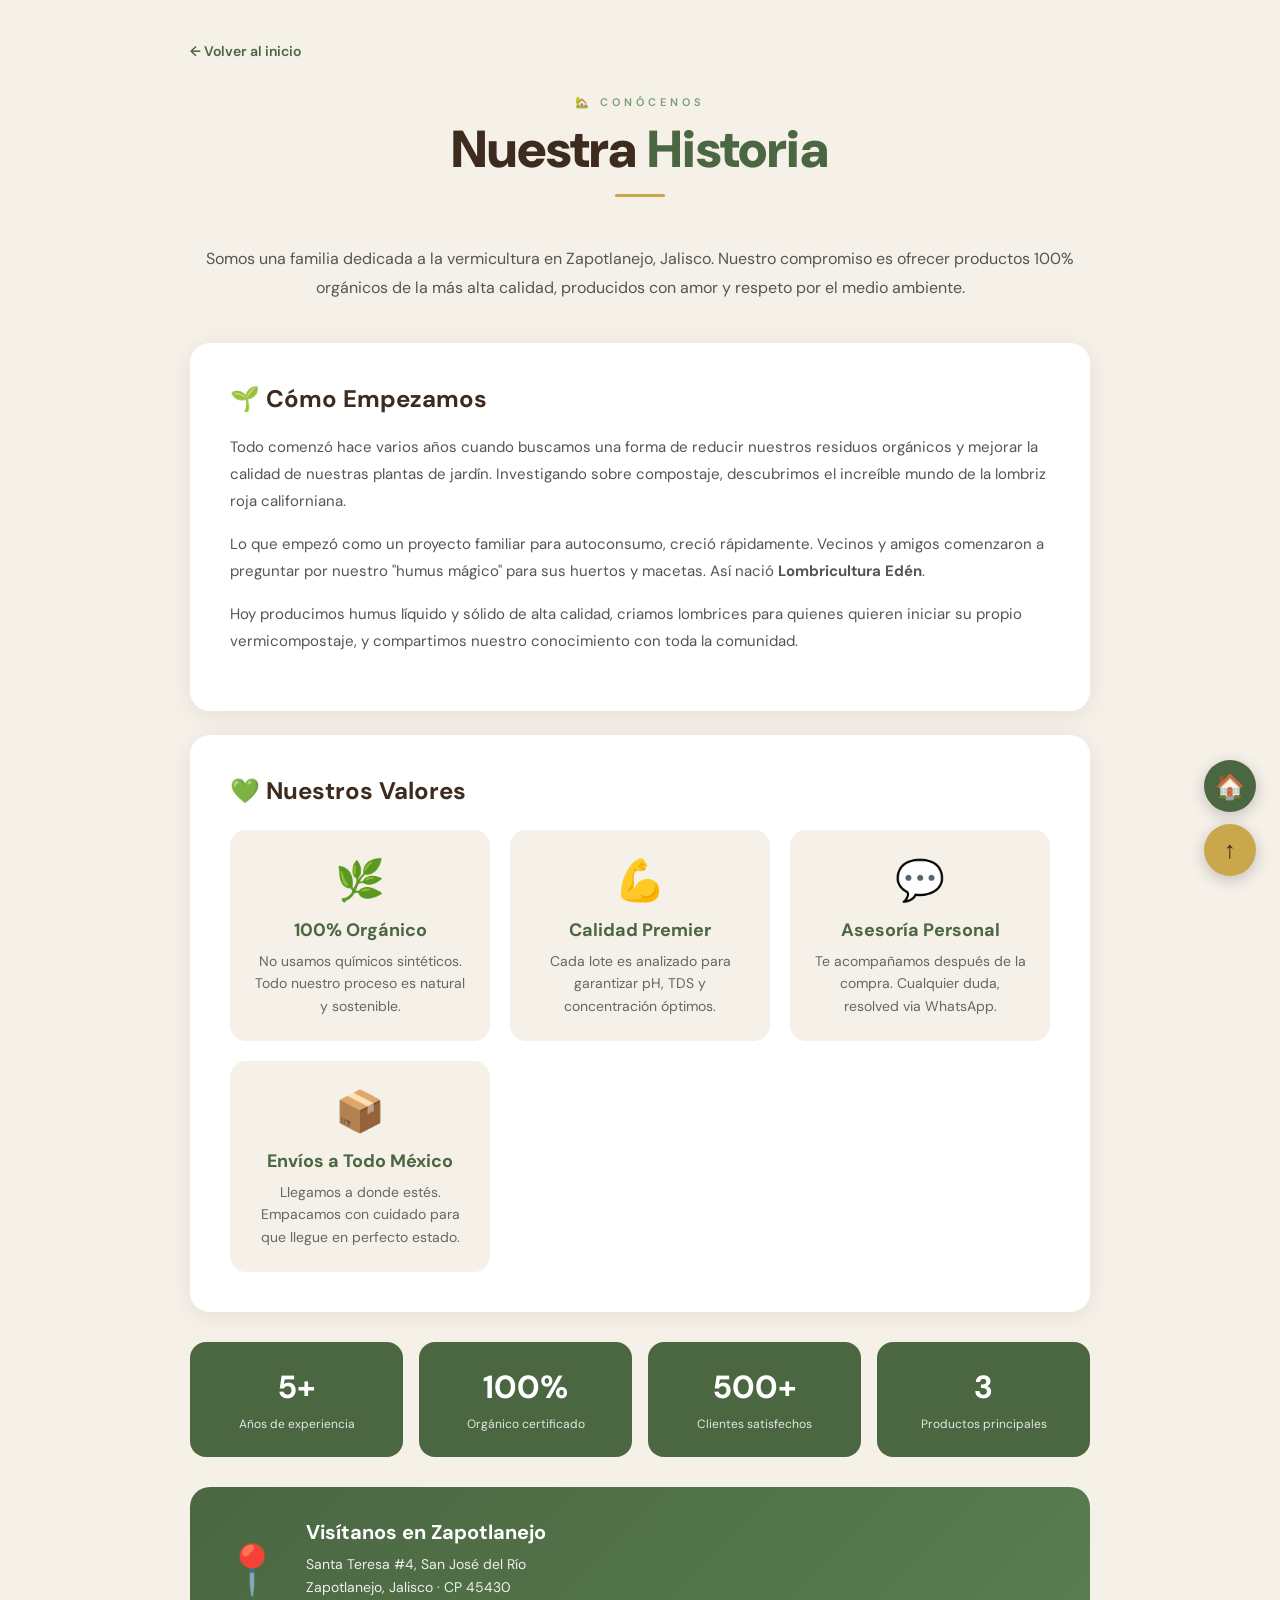
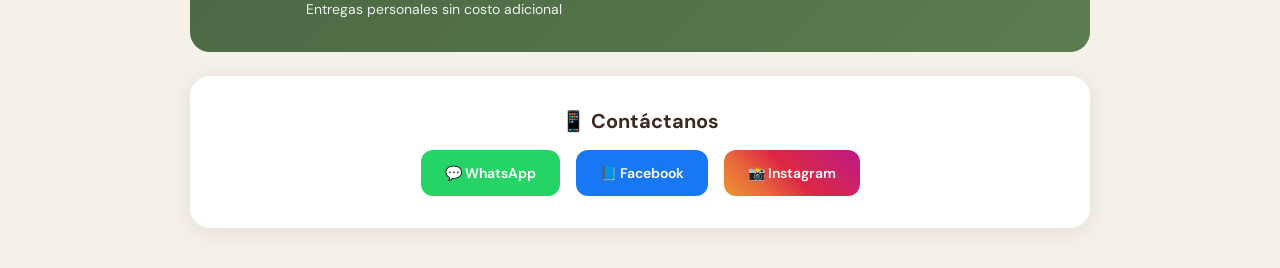
<file: nosotros.html>
<!DOCTYPE html>
<html lang="es">
<head>
  <meta charset="UTF-8">
  <meta name="viewport" content="width=device-width, initial-scale=1.0">
  <title>Nosotros - Lombricultura Edén | Humus de Lombriz Zapotlanejo</title>
  <meta name="description" content="Conoce la historia de Lombricultura Edén. Productores de humus de lombriz orgánico en Zapotlanejo, Jalisco con más de 5 años de experiencia.">
  <meta name="keywords" content="humus de lombriz, vermicomposta, nosotros, historia, Zapotlanejo, Jalisco, productores locales">
  <meta name="author" content="Lombricultura Edén">
  <meta name="robots" content="index, follow">
  <link rel="canonical" href="https://lombriculturaeden.github.io/nosotros.html">
  <meta property="og:title" content="Nosotros - Lombricultura Edén">
  <meta property="og:description" content="Conoce la historia de Lombricultura Edén, productores de humus orgánico en Zapotlanejo.">
  <meta property="og:type" content="website">
  <meta property="og:url" content="https://lombriculturaeden.github.io/nosotros.html">
  <script type="application/ld+json">
  {
    "@context": "https://schema.org",
    "@type": "LocalBusiness",
    "name": "Lombricultura Edén",
    "url": "https://lombriculturaeden.github.io/nosotros.html",
    "telephone": "+523731863639",
    "address": {
      "@type": "PostalAddress",
      "addressLocality": "Zapotlanejo",
      "addressRegion": "Jalisco",
      "addressCountry": "MX"
    }
  }
  </script>
  <link href="https://fonts.googleapis.com/css2?family=DM+Sans:wght@300;400;500;600;700&display=swap" rel="stylesheet">
  <link rel="stylesheet" href="styles.css">
  <style>
    :root {
      --earth: #3d2b1f;
      --moss: #4a6741;
      --sage: #7a9e6e;
      --cream: #f5f0e8;
      --warm: #e8dcc8;
      --gold: #c9a84c;
      --rust: #a0522d;
      --light-moss: #d4e6ce;
    }

    * { margin: 0; padding: 0; box-sizing: border-box; }

    body {
      font-family: 'DM Sans', sans-serif;
      background: var(--cream);
      color: var(--earth);
      min-height: 100vh;
      padding: 40px 20px;
    }

    .page { max-width: 900px; margin: 0 auto; }

    .back-link {
      display: inline-flex;
      align-items: center;
      gap: 8px;
      color: var(--moss);
      font-weight: 600;
      margin-bottom: 30px;
      font-size: 14px;
    }

    .header { text-align: center; margin-bottom: 48px; }

    .brand-tag {
      display: inline-block;
      font-size: 11px;
      font-weight: 600;
      letter-spacing: 4px;
      text-transform: uppercase;
      color: var(--sage);
      margin-bottom: 12px;
    }

    .header h1 {
      font-size: clamp(32px, 6vw, 52px);
      font-weight: 900;
      color: var(--earth);
      line-height: 1.1;
      margin-bottom: 10px;
    }

    .header h1 span { color: var(--moss); }

    .divider {
      width: 50px; height: 3px;
      background: var(--gold);
      margin: 16px auto;
      border-radius: 2px;
    }

    .intro-text {
      text-align: center;
      font-size: 16px;
      color: #555;
      line-height: 1.8;
      margin-bottom: 40px;
    }

    .story-section {
      background: white;
      border-radius: 20px;
      padding: 40px;
      margin-bottom: 24px;
      box-shadow: 0 4px 24px rgba(61,43,31,0.08);
    }

    .story-section h2 {
      font-size: 24px;
      font-weight: 700;
      color: var(--earth);
      margin-bottom: 20px;
      display: flex;
      align-items: center;
      gap: 12px;
    }

    .story-section p {
      font-size: 15px;
      line-height: 1.8;
      color: #555;
      margin-bottom: 16px;
    }

    .values-grid {
      display: grid;
      grid-template-columns: repeat(auto-fit, minmax(250px, 1fr));
      gap: 20px;
      margin-top: 24px;
    }

    .value-card {
      background: var(--cream);
      border-radius: 16px;
      padding: 24px;
      text-align: center;
    }

    .value-icon {
      font-size: 40px;
      margin-bottom: 12px;
    }

    .value-title {
      font-size: 18px;
      font-weight: 700;
      color: var(--moss);
      margin-bottom: 8px;
    }

    .value-desc {
      font-size: 14px;
      color: #666;
      line-height: 1.6;
    }

    .stats-row {
      display: grid;
      grid-template-columns: repeat(4, 1fr);
      gap: 16px;
      margin: 30px 0;
    }

    .stat-box {
      background: var(--moss);
      color: white;
      border-radius: 16px;
      padding: 24px 16px;
      text-align: center;
    }

    .stat-number {
      font-size: 32px;
      font-weight: 700;
      display: block;
      margin-bottom: 4px;
    }

    .stat-label {
      font-size: 12px;
      opacity: 0.85;
    }

    .location-card {
      background: linear-gradient(135deg, var(--moss), #5a7d51);
      color: white;
      border-radius: 20px;
      padding: 32px;
      display: flex;
      align-items: center;
      gap: 24px;
    }

    .location-icon {
      font-size: 48px;
    }

    .location-info h3 {
      font-size: 20px;
      font-weight: 700;
      margin-bottom: 8px;
    }

    .location-info p {
      font-size: 14px;
      opacity: 0.9;
      line-height: 1.6;
    }

    .contact-section {
      background: white;
      border-radius: 20px;
      padding: 32px;
      margin-top: 24px;
      box-shadow: 0 4px 24px rgba(61,43,31,0.08);
      text-align: center;
    }

    .contact-section h3 {
      font-size: 20px;
      font-weight: 700;
      margin-bottom: 16px;
    }

    .contact-buttons {
      display: flex;
      justify-content: center;
      gap: 16px;
      flex-wrap: wrap;
    }

    .contact-btn {
      display: inline-flex;
      align-items: center;
      gap: 8px;
      padding: 14px 24px;
      border-radius: 12px;
      font-size: 14px;
      font-weight: 600;
      text-decoration: none;
      transition: transform 0.2s, box-shadow 0.2s;
    }

    .contact-btn:hover {
      transform: scale(1.02);
    }

    .contact-btn.whatsapp {
      background: #25D366;
      color: white;
    }

    .contact-btn.facebook {
      background: #1877F2;
      color: white;
    }

    .contact-btn.instagram {
      background: linear-gradient(45deg, #f09433, #e6683c, #dc2743, #cc2366, #bc1888);
      color: white;
    }

    @media (max-width: 600px) {
      .stats-row {
        grid-template-columns: repeat(2, 1fr);
      }
      .location-card {
        flex-direction: column;
        text-align: center;
      }
    }
  </style>
</head>
<body>
  <div class="page">
    <a href="index.html" class="back-link">← Volver al inicio</a>

    <div class="header">
      <span class="brand-tag">🏡 Conócenos</span>
      <h1>Nuestra <span>Historia</span></h1>
      <div class="divider"></div>
    </div>

    <p class="intro-text">
      Somos una familia dedicada a la vermicultura en Zapotlanejo, Jalisco. 
      Nuestro compromiso es ofrecer productos 100% orgánicos de la más alta calidad, 
      producidos con amor y respeto por el medio ambiente.
    </p>

    <div class="story-section">
      <h2>🌱 Cómo Empezamos</h2>
      <p>
        Todo comenzó hace varios años cuando buscamos una forma de reducir nuestros residuos orgánicos 
        y mejorar la calidad de nuestras plantas de jardín. Investigando sobre compostaje, 
        descubrimos el increíble mundo de la lombriz roja californiana.
      </p>
      <p>
        Lo que empezó como un proyecto familiar para autoconsumo, creció rápidamente. 
        Vecinos y amigos comenzaron a preguntar por nuestro "humus mágico" para sus huertos y macetas. 
        Así nació <strong>Lombricultura Edén</strong>.
      </p>
      <p>
        Hoy producimos humus líquido y sólido de alta calidad, criamos lombrices para quienes 
        quieren iniciar su propio vermicompostaje, y compartimos nuestro conocimiento con 
        toda la comunidad.
      </p>
    </div>

    <div class="story-section">
      <h2>💚 Nuestros Valores</h2>
      <div class="values-grid">
        <div class="value-card">
          <div class="value-icon">🌿</div>
          <div class="value-title">100% Orgánico</div>
          <div class="value-desc">No usamos químicos sintéticos. Todo nuestro proceso es natural y sostenible.</div>
        </div>
        <div class="value-card">
          <div class="value-icon">💪</div>
          <div class="value-title">Calidad Premier</div>
          <div class="value-desc">Cada lote es analizado para garantizar pH, TDS y concentración óptimos.</div>
        </div>
        <div class="value-card">
          <div class="value-icon">💬</div>
          <div class="value-title">Asesoría Personal</div>
          <div class="value-desc">Te acompañamos después de la compra. Cualquier duda, resolved via WhatsApp.</div>
        </div>
        <div class="value-card">
          <div class="value-icon">📦</div>
          <div class="value-title">Envíos a Todo México</div>
          <div class="value-desc">Llegamos a donde estés. Empacamos con cuidado para que llegue en perfecto estado.</div>
        </div>
      </div>
    </div>

    <div class="stats-row">
      <div class="stat-box">
        <span class="stat-number">5+</span>
        <span class="stat-label">Años de experiencia</span>
      </div>
      <div class="stat-box">
        <span class="stat-number">100%</span>
        <span class="stat-label">Orgánico certificado</span>
      </div>
      <div class="stat-box">
        <span class="stat-number">500+</span>
        <span class="stat-label">Clientes satisfechos</span>
      </div>
      <div class="stat-box">
        <span class="stat-number">3</span>
        <span class="stat-label">Productos principales</span>
      </div>
    </div>

    <div class="location-card">
      <div class="location-icon">📍</div>
      <div class="location-info">
        <h3>Visítanos en Zapotlanejo</h3>
        <p>
          Santa Teresa #4, San José del Río<br>
          Zapotlanejo, Jalisco · CP 45430<br>
          Entregas personales sin costo adicional
        </p>
      </div>
    </div>

    <div class="contact-section">
      <h3>📱 Contáctanos</h3>
      <div class="contact-buttons">
        <a href="https://wa.me/3731863639" class="contact-btn whatsapp">
          💬 WhatsApp
        </a>
        <a href="#" class="contact-btn facebook">
          📘 Facebook
        </a>
        <a href="#" class="contact-btn instagram">
          📸 Instagram
        </a>
      </div>
    </div>
  </div>

  <div class="floating-buttons">
    <a href="index.html" class="floating-btn home-btn" title="Ir al inicio">🏠</a>
    <button class="floating-btn up-btn" onclick="window.scrollTo({top: 0, behavior: 'smooth'})" title="Subir">↑</button>
  </div>
</body>
</html>
</file>
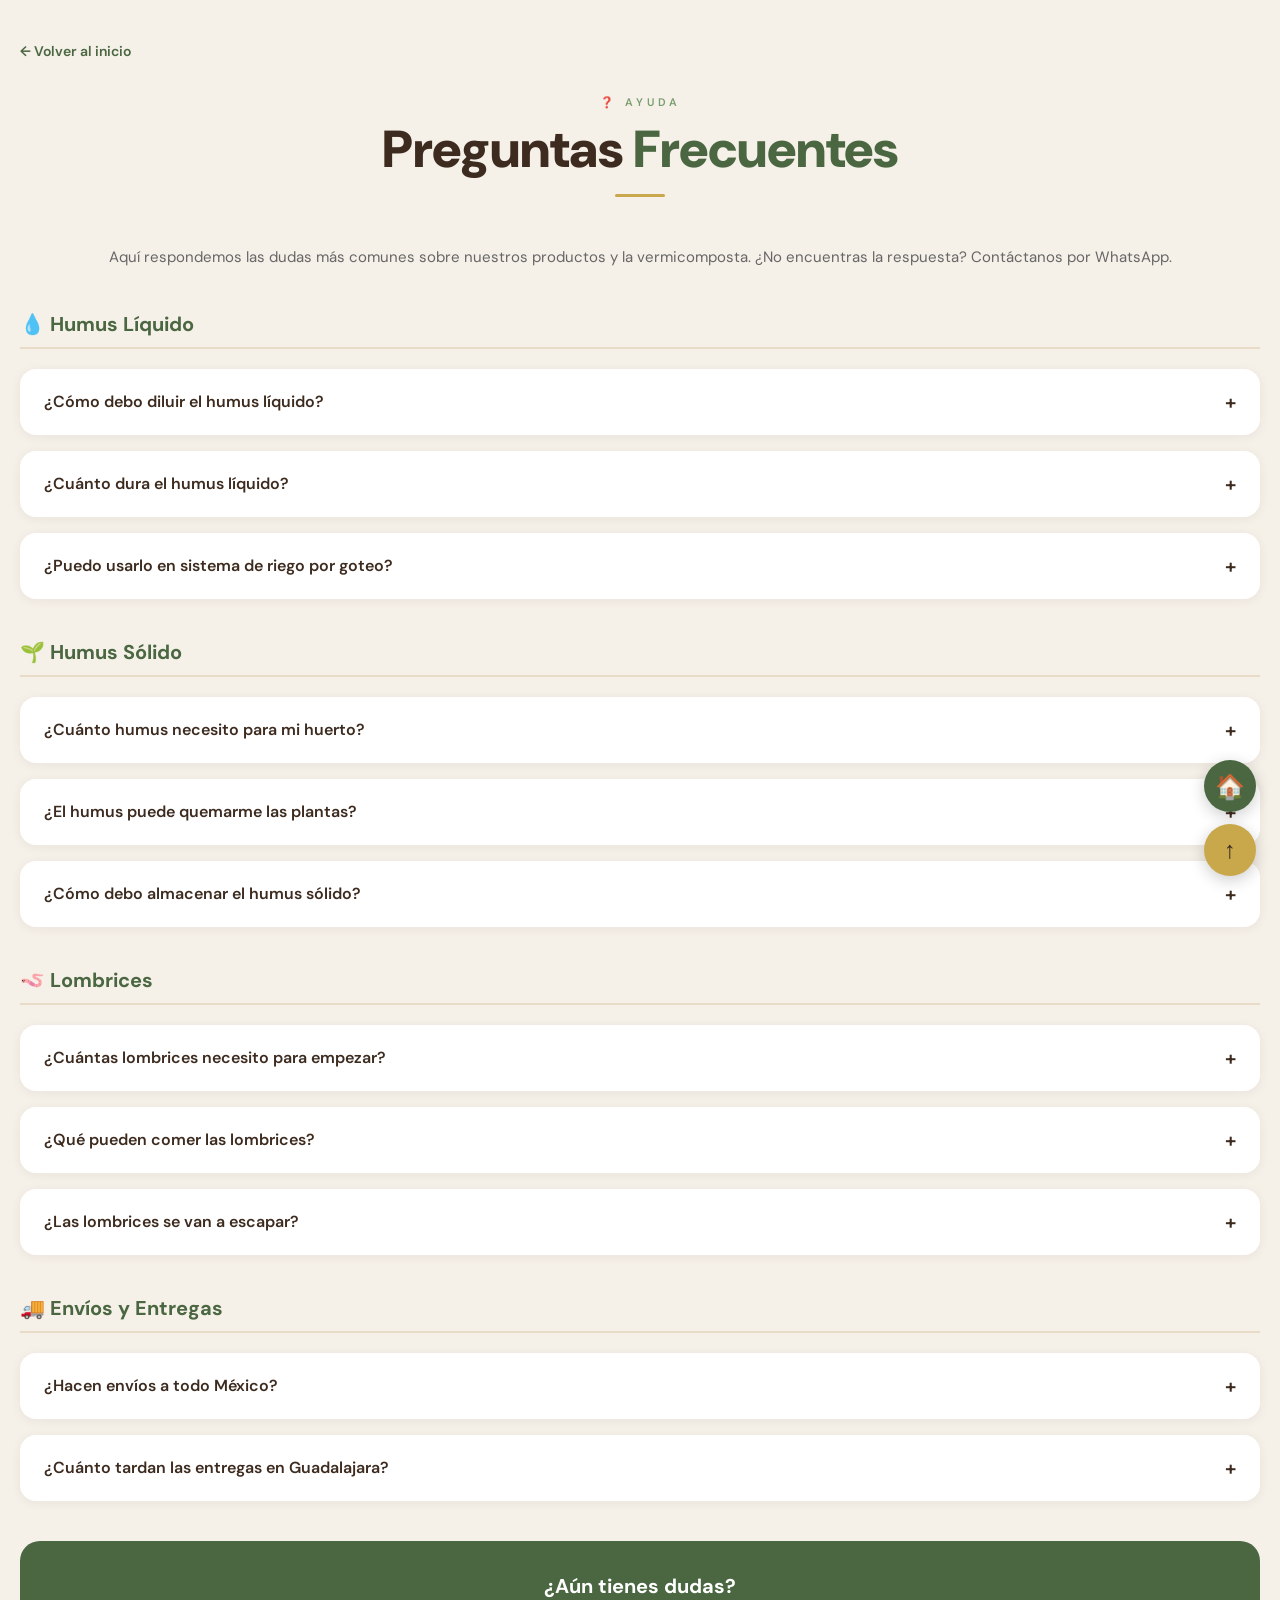
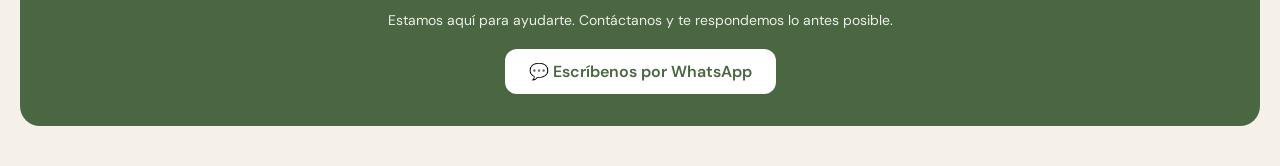
<file: preguntas.html>
<!DOCTYPE html>
<html lang="es">
<head>
  <meta charset="UTF-8">
  <meta name="viewport" content="width=device-width, initial-scale=1.0">
  <title>Preguntas Frecuentes - Lombricultura Edén | FAQ Humus</title>
  <meta name="description" content="Preguntas frecuentes sobre humus de lombriz, aplicación, almacenamiento y pedidos. Todo lo que necesitas saber antes de comprar.">
  <meta name="keywords" content="preguntas frecuentes, FAQ, humus de lombriz, aplicación, almacenamiento, pedidos, envíos">
  <meta name="author" content="Lombricultura Edén">
  <meta name="robots" content="index, follow">
  <link rel="canonical" href="https://lombriculturaeden.github.io/preguntas.html">
  <meta property="og:title" content="Preguntas Frecuentes - Lombricultura Edén">
  <meta property="og:description" content="Respuestas a las preguntas más frecuentes sobre humus de lombriz.">
  <meta property="og:type" content="website">
  <meta property="og:url" content="https://lombriculturaeden.github.io/preguntas.html">
  <link href="https://fonts.googleapis.com/css2?family=DM+Sans:wght@300;400;500;600;700&display=swap" rel="stylesheet">
  <link rel="stylesheet" href="styles.css">
  <style>
    :root {
      --earth: #3d2b1f;
      --moss: #4a6741;
      --sage: #7a9e6e;
      --cream: #f5f0e8;
      --warm: #e8dcc8;
      --gold: #c9a84c;
      --rust: #a0522d;
      --light-moss: #d4e6ce;
    }

    * { margin: 0; padding: 0; box-sizing: border-box; }

    body {
      font-family: 'DM Sans', sans-serif;
      background: var(--cream);
      color: var(--earth);
      min-height: 100vh;
      padding: 40px 20px;
    }

    .page 900px; { max-width: margin: 0 auto; }

    .back-link {
      display: inline-flex;
      align-items: center;
      gap: 8px;
      color: var(--moss);
      font-weight: 600;
      margin-bottom: 30px;
      font-size: 14px;
    }

    .header { text-align: center; margin-bottom: 48px; }

    .brand-tag {
      display: inline-block;
      font-size: 11px;
      font-weight: 600;
      letter-spacing: 4px;
      text-transform: uppercase;
      color: var(--sage);
      margin-bottom: 12px;
    }

    .header h1 {
      font-size: clamp(32px, 6vw, 52px);
      font-weight: 900;
      color: var(--earth);
      line-height: 1.1;
      margin-bottom: 10px;
    }

    .header h1 span { color: var(--moss); }

    .divider {
      width: 50px; height: 3px;
      background: var(--gold);
      margin: 16px auto;
      border-radius: 2px;
    }

    .intro-text {
      text-align: center;
      font-size: 15px;
      color: #666;
      line-height: 1.7;
      margin-bottom: 40px;
    }

    .faq-section {
      margin-bottom: 40px;
    }

    .faq-title {
      font-size: 20px;
      font-weight: 700;
      color: var(--moss);
      margin-bottom: 20px;
      padding-bottom: 10px;
      border-bottom: 2px solid var(--warm);
    }

    .faq-item {
      background: white;
      border-radius: 16px;
      margin-bottom: 16px;
      box-shadow: 0 2px 12px rgba(61,43,31,0.06);
      overflow: hidden;
    }

    .faq-question {
      padding: 20px 24px;
      font-size: 16px;
      font-weight: 600;
      color: var(--earth);
      cursor: pointer;
      display: flex;
      justify-content: space-between;
      align-items: center;
      transition: background 0.2s;
    }

    .faq-question:hover {
      background: var(--cream);
    }

    .faq-question .icon {
      font-size: 20px;
      transition: transform 0.3s;
    }

    .faq-item.open .faq-question .icon {
      transform: rotate(45deg);
    }

    .faq-answer {
      max-height: 0;
      overflow: hidden;
      transition: max-height 0.3s ease-out;
    }

    .faq-item.open .faq-answer {
      max-height: 500px;
    }

    .faq-answer-content {
      padding: 0 24px 20px;
      font-size: 14px;
      line-height: 1.8;
      color: #555;
    }

    .faq-answer-content strong {
      color: var(--moss);
    }

    .faq-answer-content ul {
      margin: 12px 0;
      padding-left: 20px;
    }

    .faq-answer-content li {
      margin-bottom: 8px;
    }

    .contact-box {
      background: var(--moss);
      color: white;
      border-radius: 20px;
      padding: 32px;
      text-align: center;
      margin-top: 40px;
    }

    .contact-box h3 {
      font-size: 20px;
      margin-bottom: 12px;
    }

    .contact-box p {
      font-size: 14px;
      opacity: 0.9;
      margin-bottom: 20px;
    }

    .contact-box a {
      display: inline-flex;
      align-items: center;
      gap: 8px;
      background: white;
      color: var(--moss);
      padding: 12px 24px;
      border-radius: 12px;
      font-weight: 600;
      text-decoration: none;
    }
  </style>
</head>
<body>
  <div class="page">
    <a href="index.html" class="back-link">← Volver al inicio</a>

    <div class="header">
      <span class="brand-tag">❓ Ayuda</span>
      <h1>Preguntas <span>Frecuentes</span></h1>
      <div class="divider"></div>
    </div>

    <p class="intro-text">
      Aquí respondemos las dudas más comunes sobre nuestros productos y la vermicomposta.
      ¿No encuentras la respuesta? Contáctanos por WhatsApp.
    </p>

    <div class="faq-section">
      <div class="faq-title">💧 Humus Líquido</div>

      <div class="faq-item">
        <div class="faq-question" onclick="toggleFaq(this)">
          ¿Cómo debo diluir el humus líquido?
          <span class="icon">+</span>
        </div>
        <div class="faq-answer">
          <div class="faq-answer-content">
            La dilución estándar es <strong>1:10</strong> (1 parte de humus por 10 partes de agua). 
            Para plantas jóvenes o sensibles, puedes usar <strong>1:15</strong> o incluso <strong>1:20</strong> 
            para aplicación foliar. Siempre usa agua sin cloro (deja reposar el agua de llave 24 horas 
            antes o usa agua purificada).
          </div>
        </div>
      </div>

      <div class="faq-item">
        <div class="faq-question" onclick="toggleFaq(this)">
          ¿Cuánto dura el humus líquido?
          <span class="icon">+</span>
        </div>
        <div class="faq-answer">
          <div class="faq-answer-content">
            <strong>Refrigerado (4-8°C):</strong> 4-6 meses con el proceso completo<br>
            <strong>Temperatura ambiente:</strong> 2-4 semanas en lugar fresco y oscuro<br>
            <strong>Una vez abierto:</strong> Consumir en 2 semanas<br><br>
            Después de 2 meses, el componente biológico se pierde pero los ácidos húmicos 
            y nutrientes siguen presentes y son valiosos.
          </div>
        </div>
      </div>

      <div class="faq-item">
        <div class="faq-question" onclick="toggleFaq(this)">
          ¿Puedo usarlo en sistema de riego por goteo?
          <span class="icon">+</span>
        </div>
        <div class="faq-answer">
          <div class="faq-answer-content">
            ¡Sí! El humus líquido es excelente para sistemas de goteo. Solo asegúrate de:
            <ul>
              <li>Filtrarlo bien antes de verterlo al tanque</li>
              <li>Usar la dilución correcta (1:10)</li>
              <li>Limpiar los goteros periódicamente</li>
            </ul>
            Nuestros lotes están controlados para evitar obstrucciones.
          </div>
        </div>
      </div>
    </div>

    <div class="faq-section">
      <div class="faq-title">🌱 Humus Sólido</div>

      <div class="faq-item">
        <div class="faq-question" onclick="toggleFaq(this)">
          ¿Cuánto humus necesito para mi huerto?
          <span class="icon">+</span>
        </div>
        <div class="faq-answer">
          <div class="faq-answer-content">
            <strong>Huertos y jardines:</strong> 2-4 kg por m²<br>
            <strong>Macetas:</strong> 2-3 cm como capa superficial o 20-30% de la mezcla<br>
            <strong>Trasplantes:</strong> Mezcla 20-30% con el sustrato<br>
            <strong>Árboles:</strong> Capa en el fondo del hoyo de siembra<br><br>
            Para mantenimiento, aplica cada 2-3 meses.
          </div>
        </div>
      </div>

      <div class="faq-item">
        <div class="faq-question" onclick="toggleFaq(this)">
          ¿El humus puede quemarme las plantas?
          <span class="icon">+</span>
        </div>
        <div class="faq-answer">
          <div class="faq-answer-content">
            <strong>No, el humus sólido no puede quemarte las plantas</strong>. A diferencia de los fertilizantes químicos, 
            el humus de lombriz es de liberación lenta y no contiene sales que puedan dañar las raíces. 
            Incluso puedes usarlo directamente en las raíces lors du transplantation sin riesgo.
          </div>
        </div>
      </div>

      <div class="faq-item">
        <div class="faq-question" onclick="toggleFaq(this)">
          ¿Cómo debo almacenar el humus sólido?
          <span class="icon">+</span>
        </div>
        <div class="faq-answer">
          <div class="faq-answer-content">
            Guárdalo en lugar seco y fresco, protegido de la luz solar directa. 
            Un recipients cerrado (bolsa o recipiente de plástico) es ideal. 
            Mantiene sus propiedades por 6-12 meses. Si se humedece, puedes extenderlo 
            al sol unos minutos - no pierde propiedades nutritivas.
          </div>
        </div>
      </div>
    </div>

    <div class="faq-section">
      <div class="faq-title">🪱 Lombrices</div>

      <div class="faq-item">
        <div class="faq-question" onclick="toggleFaq(this)">
          ¿Cuántas lombrices necesito para empezar?
          <span class="icon">+</span>
        </div>
        <div class="faq-answer">
          <div class="faq-answer-content">
            Para un lombricario casero estándar (40x30x30 cm), recomendamos empezar con 
            <strong>150-300 lombrices</strong>. Son suficientes para procesar los residuos 
            de una familia y se reproducirán rápidamente si las cuidas bien.
          </div>
        </div>
      </div>

      <div class="faq-item">
        <div class="faq-question" onclick="toggleFaq(this)">
          ¿Qué pueden comer las lombrices?
          <span class="icon">+</span>
        </div>
        <div class="faq-answer">
          <div class="faq-answer-content">
            <strong>Sí pueden comer:</strong>
            <ul>
              <li>Cáscaras de frutas y verduras</li>
              <li>Posos de café y bolsas de té</li>
              <li>Pan duro y residuos de cocina orgánicos</li>
              <li>Papel y cartón triturado</li>
              <li>Hojas secas</li>
            </ul>
            <strong>No pueden comer:</strong>
            <ul>
              <li>Cítricos y cebollas (en exceso)</li>
              <li>Carne, pescado y lácteos</li>
              <li>Alimentos procesados o con aceite</li>
              <li>Excremento de mascotas</li>
            </ul>
          </div>
        </div>
      </div>

      <div class="faq-item">
        <div class="faq-question" onclick="toggleFaq(this)">
          ¿Las lombrices se van a escapar?
          <span class="icon">+</span>
        </div>
        <div class="faq-answer">
          <div class="faq-answer-content">
            No, si les das las condiciones adecuadas. Las lombrizes buscan:
            <ul>
              <li>Oscuridad (cubrir el contenedor)</li>
              <li>Humedad (como esponja exprimida)</li>
              <li>Temperatura adecuada (15-25°C)</li>
              <li>Alimento regular</li>
            </ul>
            En condiciones óptimas, se quedarán donde están. Si salen a las paredes, 
            probablemente hay exceso de humedad.
          </div>
        </div>
      </div>
    </div>

    <div class="faq-section">
      <div class="faq-title">🚚 Envíos y Entregas</div>

      <div class="faq-item">
        <div class="faq-question" onclick="toggleFaq(this)">
          ¿Hacen envíos a todo México?
          <span class="icon">+</span>
        </div>
        <div class="faq-answer">
          <div class="faq-answer-content">
            ¡Sí! Realizamos envíos a todo el país. El costo del envío corre por cuenta del cliente 
            y varía según el volumen y destino. El mínimo para envíos nacionales es:
            <ul>
              <li>Humus líquido: 3.7 litros mínimo</li>
              <li>Humus sólido: 5 kg mínimo</li>
              <li>Lombrices: 300 unidades mínimo</li>
            </ul>
            Empacamos con materiales reciclados y resistentes para que llegue en perfecto estado.
          </div>
        </div>
      </div>

      <div class="faq-item">
        <div class="faq-question" onclick="toggleFaq(this)">
          ¿Cuánto tardan las entregas en Guadalajara?
          <span class="icon">+</span>
        </div>
        <div class="faq-answer">
          <div class="faq-answer-content">
            Las entregas en Guadalajara se realizan los <strong>viernes</strong>. 
            El costo de entrega es de $100 pesos. 
            <br><br>
            El mínimo para entrega en GDL es de 3.7 litros de humus líquido o 5 kg de sólido.
            Agenda tu pedido con anticipación.
          </div>
        </div>
      </div>
    </div>

    <div class="contact-box">
      <h3>¿Aún tienes dudas?</h3>
      <p>Estamos aquí para ayudarte. Contáctanos y te respondemos lo antes posible.</p>
      <a href="https://wa.me/3731863639">💬 Escríbenos por WhatsApp</a>
    </div>
  </div>

  <div class="floating-buttons">
    <a href="index.html" class="floating-btn home-btn" title="Ir al inicio">🏠</a>
    <button class="floating-btn up-btn" onclick="window.scrollTo({top: 0, behavior: 'smooth'})" title="Subir">↑</button>
  </div>

  <script>
    function toggleFaq(element) {
      const faqItem = element.parentElement;
      faqItem.classList.toggle('open');
    }
  </script>
</body>
</html>
</file>
<file: styles.css>
:root {
  --earth: #3d2b1f;
  --moss: #4a6741;
  --sage: #7a9e6e;
  --cream: #f5f0e8;
  --warm: #e8dcc8;
  --gold: #c9a84c;
  --rust: #a0522d;
  --light-moss: #d4e6ce;
  --light-gold: #f5ecd0;
  --white: #ffffff;
}

* { margin: 0; padding: 0; box-sizing: border-box; }

body {
  font-family: 'DM Sans', -apple-system, BlinkMacSystemFont, 'Segoe UI', Roboto, sans-serif;
  background: var(--cream);
  color: var(--earth);
  min-height: 100vh;
}

a { text-decoration: none; color: inherit; }

.floating-buttons {
  position: fixed;
  bottom: 24px;
  right: 24px;
  display: flex;
  flex-direction: column;
  gap: 12px;
  z-index: 1000;
}

.floating-btn {
  width: 52px;
  height: 52px;
  border-radius: 50%;
  border: none;
  cursor: pointer;
  display: flex;
  align-items: center;
  justify-content: center;
  font-size: 24px;
  box-shadow: 0 4px 16px rgba(0,0,0,0.2);
  transition: transform 0.2s, box-shadow 0.2s;
}

.floating-btn:hover {
  transform: scale(1.1);
  box-shadow: 0 6px 24px rgba(0,0,0,0.25);
}

.floating-btn.home-btn {
  background: var(--moss);
  color: white;
}

.floating-btn.up-btn {
  background: var(--gold);
  color: var(--earth);
}
</file>
